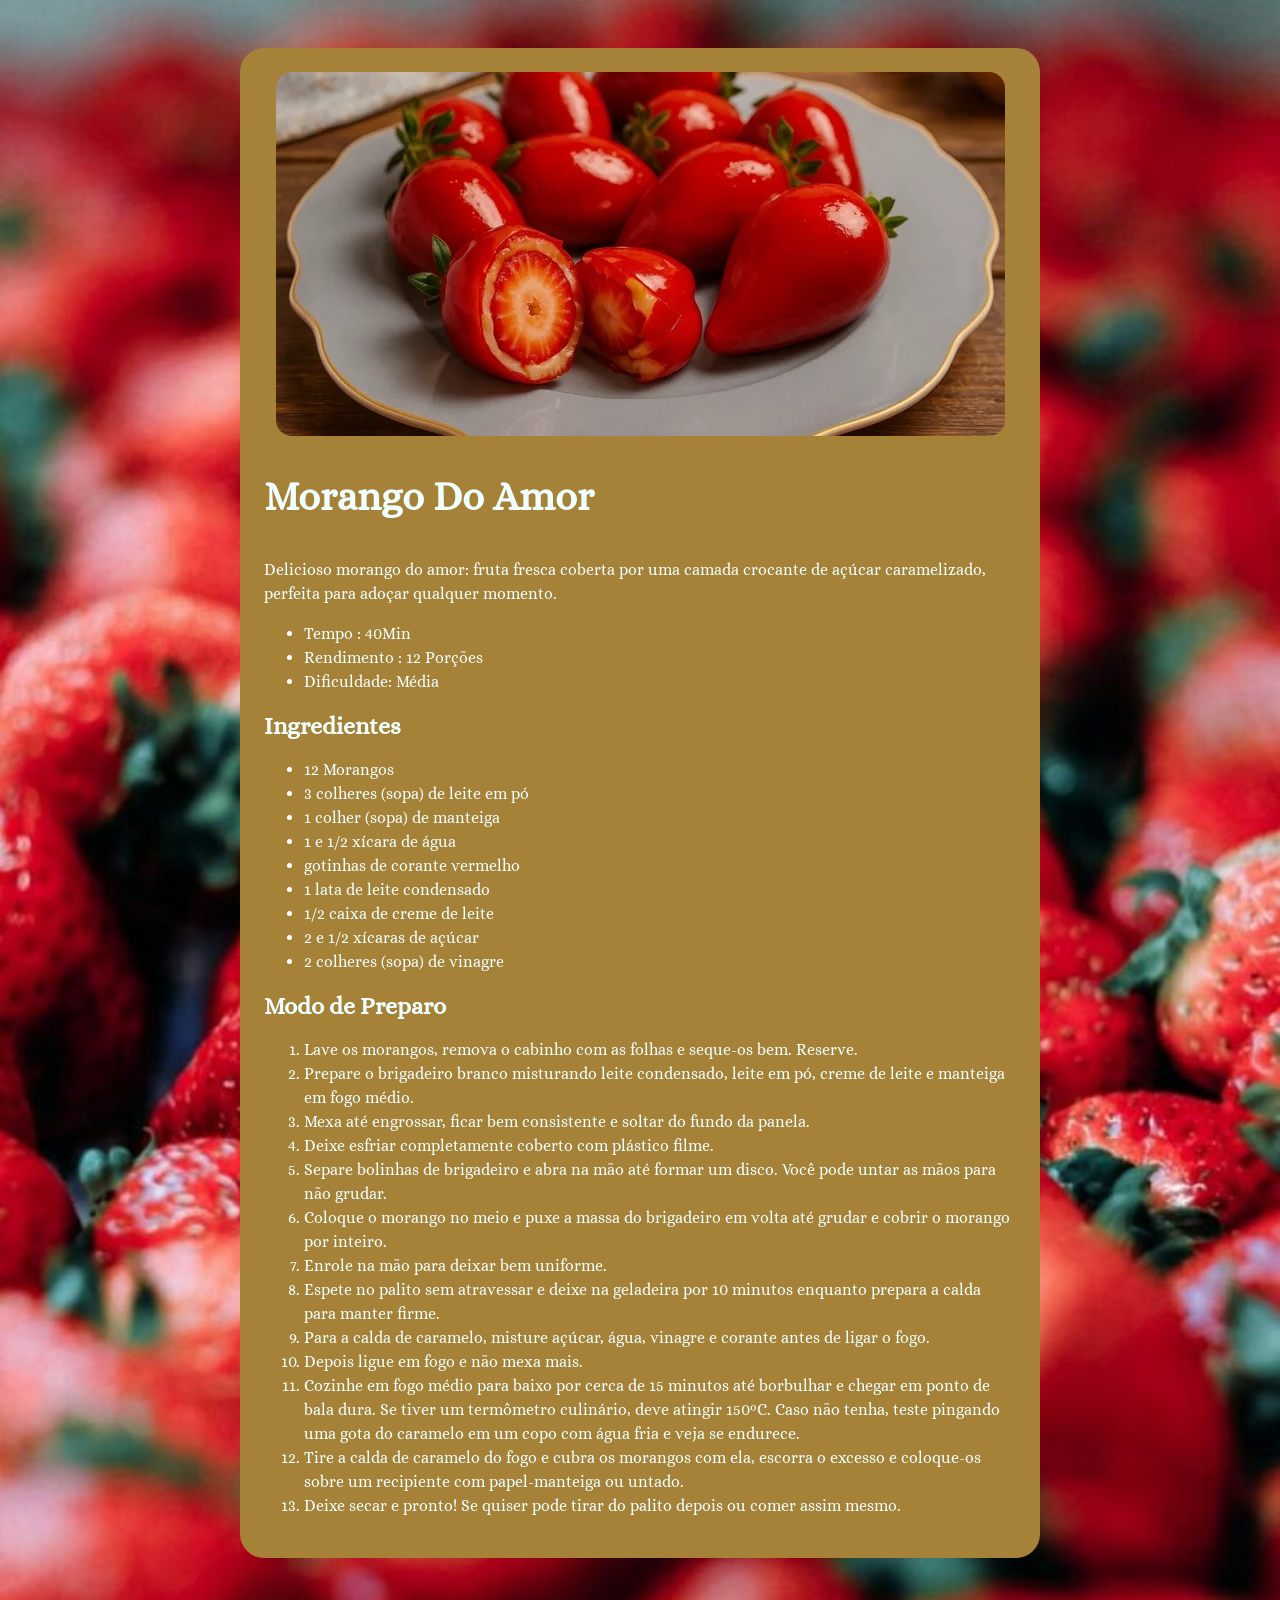
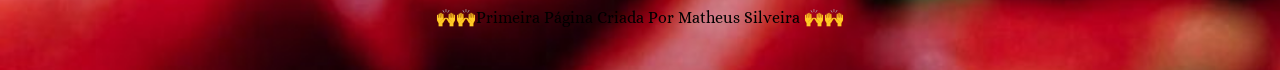
<file: PaginaReceita/index.html>
<!DOCTYPE html>
<html lang="pt-br">
<head>
  <link rel="preconnect" href="https://fonts.googleapis.com">
  <link rel="preconnect" href="https://fonts.gstatic.com" crossorigin>
  <meta charset="UTF-8">
  <meta name="viewport" content="width=device-width, initial-scale=1.0">
  <title>Página de Receita</title>
  <link rel="stylesheet" href="style.css">
  <link href="https://fonts.googleapis.com/css2?family=Alice&display=swap" rel="stylesheet">
</head>


  
  <body>

    
    
    <main>
      <div id="pag">
        
        <img src="assets/Morango.jpg" alt="Morango-do-Amor"> 
        
    
      </div>
      
      <section id="Sobre">
          
          <h1> <strong>Morango Do Amor </strong> </h1>
          
          <p>Delicioso morango do amor: fruta fresca coberta por uma camada crocante de açúcar caramelizado, perfeita para adoçar qualquer momento.</p>
          
          <ul>
            <li>Tempo : 40Min</li>
            <li>Rendimento : 12 Porções</li>
            <li>Dificuldade: Média</li>
          </ul>
          
        </section>
        
        <section id="Ingredientes">
          
          <h2><strong>Ingredientes</strong></h2>
          
          <ul>
            
            <li>12 Morangos</li>
          <li>3 colheres (sopa) de leite em pó</li>
          <li>1 colher (sopa) de manteiga</li>
          <li>1 e 1/2 xícara de água</li>
          <li>gotinhas de corante vermelho</li>
          <li>1 lata de leite condensado</li>
          <li>1/2 caixa de creme de leite</li>
          <li>2 e 1/2 xícaras de açúcar</li>
          <li>2 colheres (sopa) de vinagre</li>
          
        </ul>
        
      </section>
      
      <section id="Preparo">
        
        
        <h2>Modo de Preparo</h2>
        
        <ol>
          
          <li>Lave os morangos, remova o cabinho com as folhas e seque-os bem. Reserve.</li>
          <li>Prepare o brigadeiro branco misturando leite condensado, leite em pó, creme de leite e manteiga em fogo médio.</li>
          <li>Mexa até engrossar, ficar bem consistente e soltar do fundo da panela. </li>
          <li>Deixe esfriar completamente coberto com plástico filme.</li>
          <li>Separe bolinhas de brigadeiro e abra na mão até formar um disco. Você pode untar as mãos para não grudar.</li>
          <li>Coloque o morango no meio e puxe a massa do brigadeiro em volta até grudar e cobrir o morango por inteiro.</li>
          <li>Enrole na mão para deixar bem uniforme.</li>
          <li>Espete no palito sem atravessar e deixe na geladeira por 10 minutos enquanto prepara a calda para manter firme.</li>
          <li>Para a calda de caramelo, misture açúcar, água, vinagre e corante antes de ligar o fogo. </li>
          <li>Depois ligue em fogo e não mexa mais.</li>
          <li>Cozinhe em fogo médio para baixo por cerca de 15 minutos até borbulhar e chegar em ponto de bala dura. Se tiver um termômetro culinário, deve atingir 150ºC. Caso não tenha, teste pingando uma gota do caramelo em um copo com água fria e veja se endurece.</li>
          <li>Tire a calda de caramelo do fogo e cubra os morangos com ela, escorra o excesso e coloque-os sobre um recipiente com papel-manteiga ou untado.</li>
          <li>Deixe secar e pronto! Se quiser pode tirar do palito depois ou comer assim mesmo.</li>
       
      </ol>
      
    </section>
    
  </main>
  
</body>
<footer>
  🙌🙌Primeira Página Criada Por Matheus Silveira 🙌🙌
</footer>
</html>
</file>
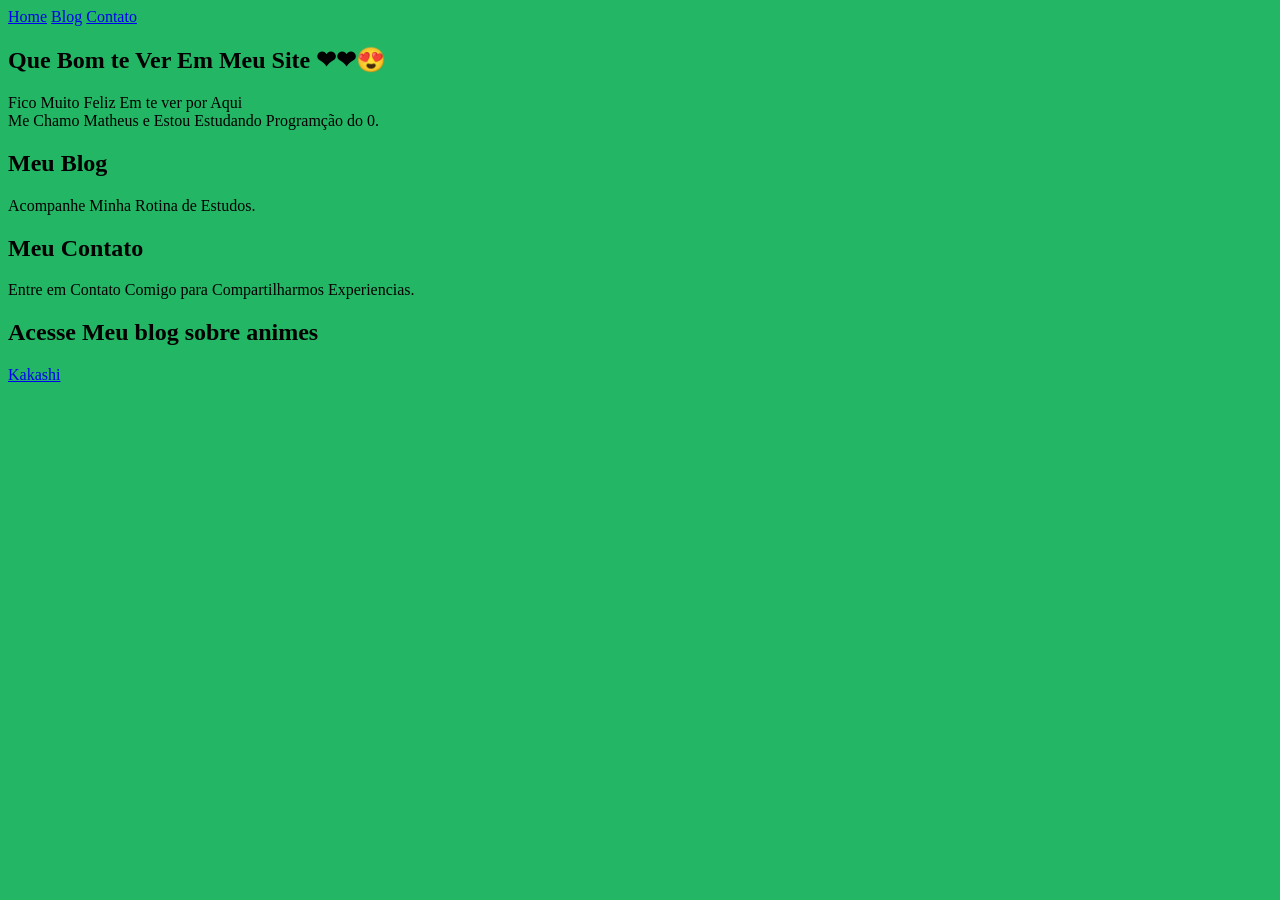
<file: PrimeiroProjeto/index.html>
<!DOCTYPE html>
<html lang="pt-br">
<head>
    <meta charset="UTF-8">
    <meta name="viewport" content="width=device-width, initial-scale=1.0">
    <title>Meu Primeiro Site</title>
    <link rel="stylesheet" href="style.css">
</head>
<body>
    <nav>
        <a href="#Home">Home</a>
        <a href="#Blog">Blog</a>
        <a href="#Contato">Contato</a>
    </nav>
    <main>
        <section id="Home">
            <h1>Que Bom te Ver Em Meu Site ❤❤😍</h1>
            <p>Fico Muito Feliz Em te ver por Aqui <br>
            Me Chamo Matheus e Estou Estudando Programção do 0.</p>
        </section>
        <section id="Blog">
            <h2>Meu Blog</h2>
            <p>Acompanhe Minha Rotina de Estudos.</p>
        </section>
        <section id="Contato">
            <h2>Meu Contato</h2>
            <p>Entre em Contato Comigo para Compartilharmos Experiencias.</p>
        </section>
        <section>
            <h2>Acesse Meu blog sobre animes</h2>
           
            <a href="kakashi.html" target="_blank">Kakashi</a>
            
        </section>
    </main>
</body>
</html>
</file>
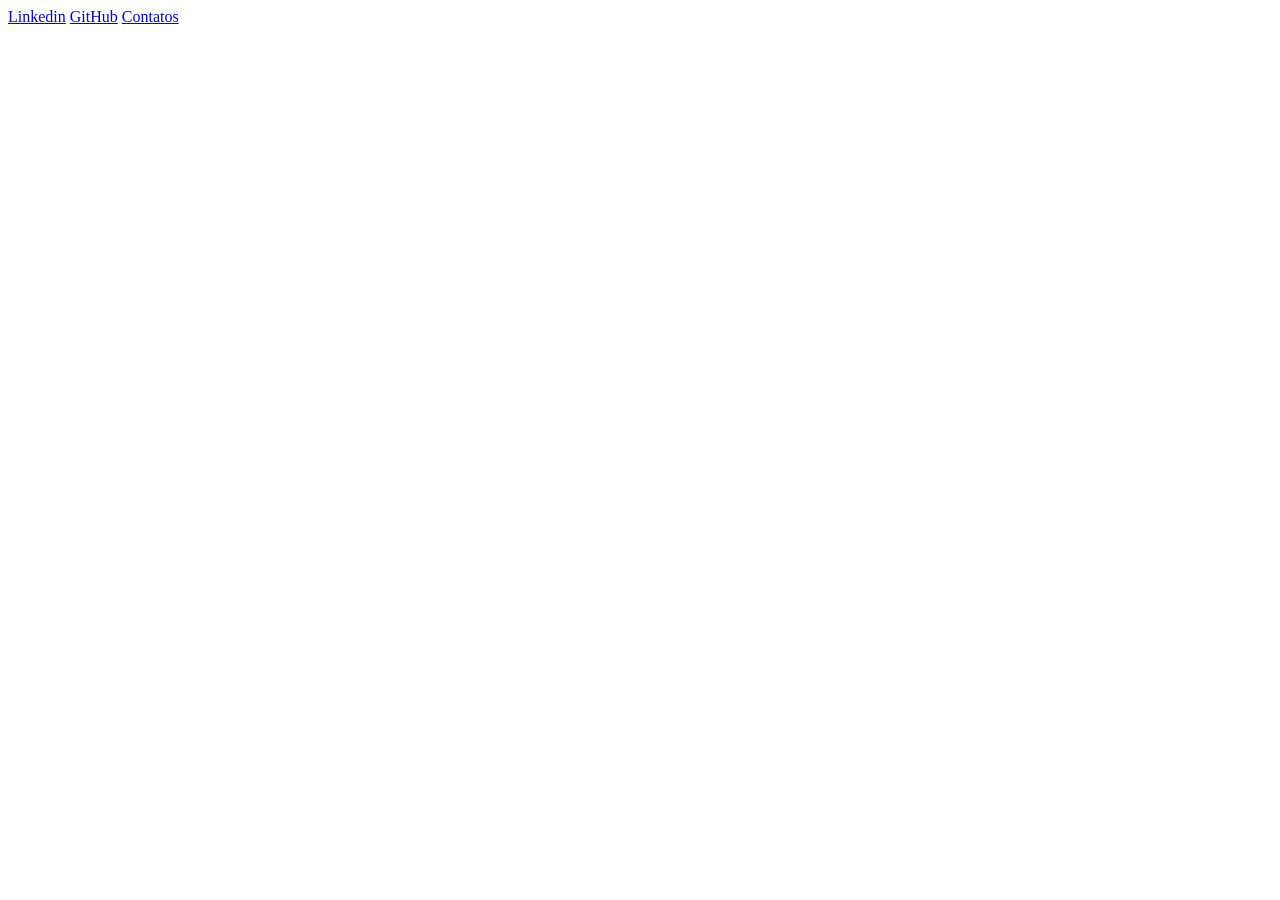
<file: Tentar/index.html>
<!DOCTYPE html>
<html lang="pt-br">
<head>
    <meta charset="UTF-8">
    <meta name="viewport" content="width=device-width, initial-scale=1.0">
    <title>MatheusSilver</title>
</head>
<body>
    <nav>
        <a href="#">Linkedin</a>
        <a href="#">GitHub</a>
        <a href="#">Contatos</a>
    </nav>



</body>
</html>
</file>
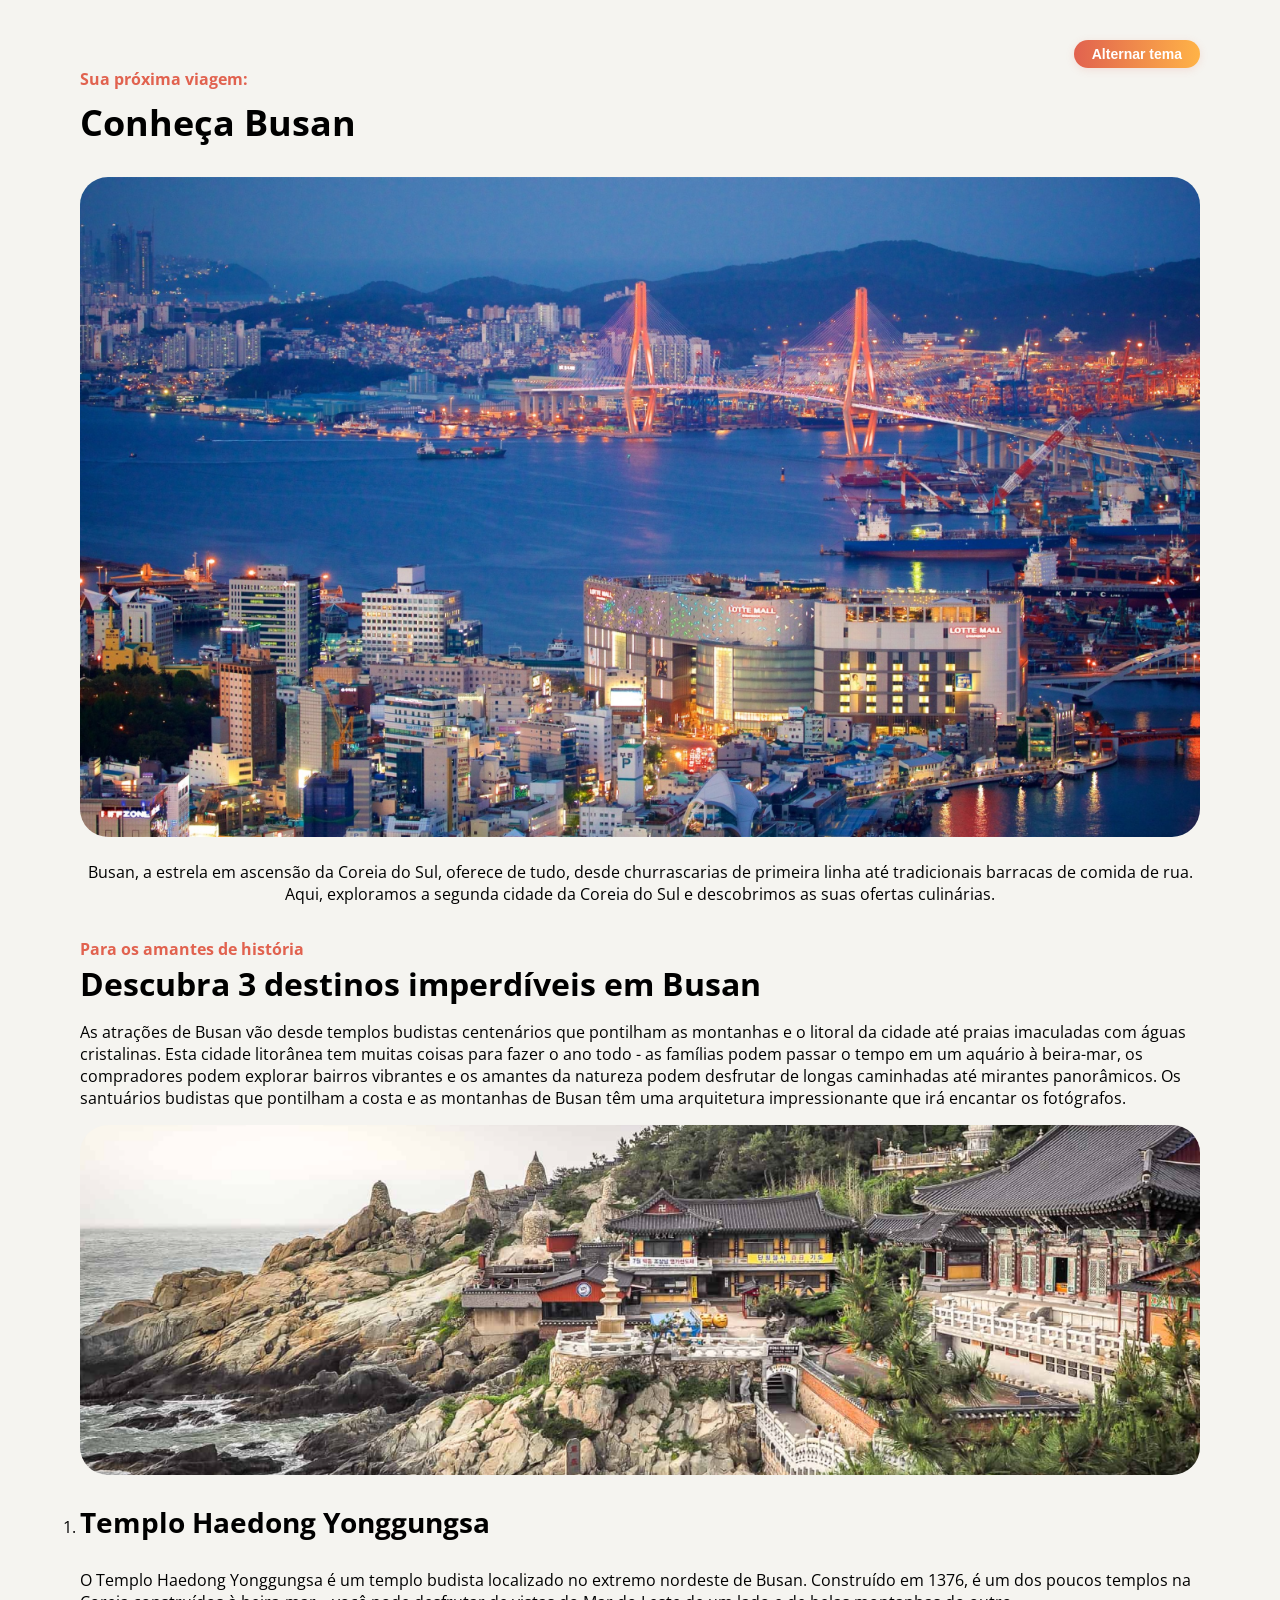
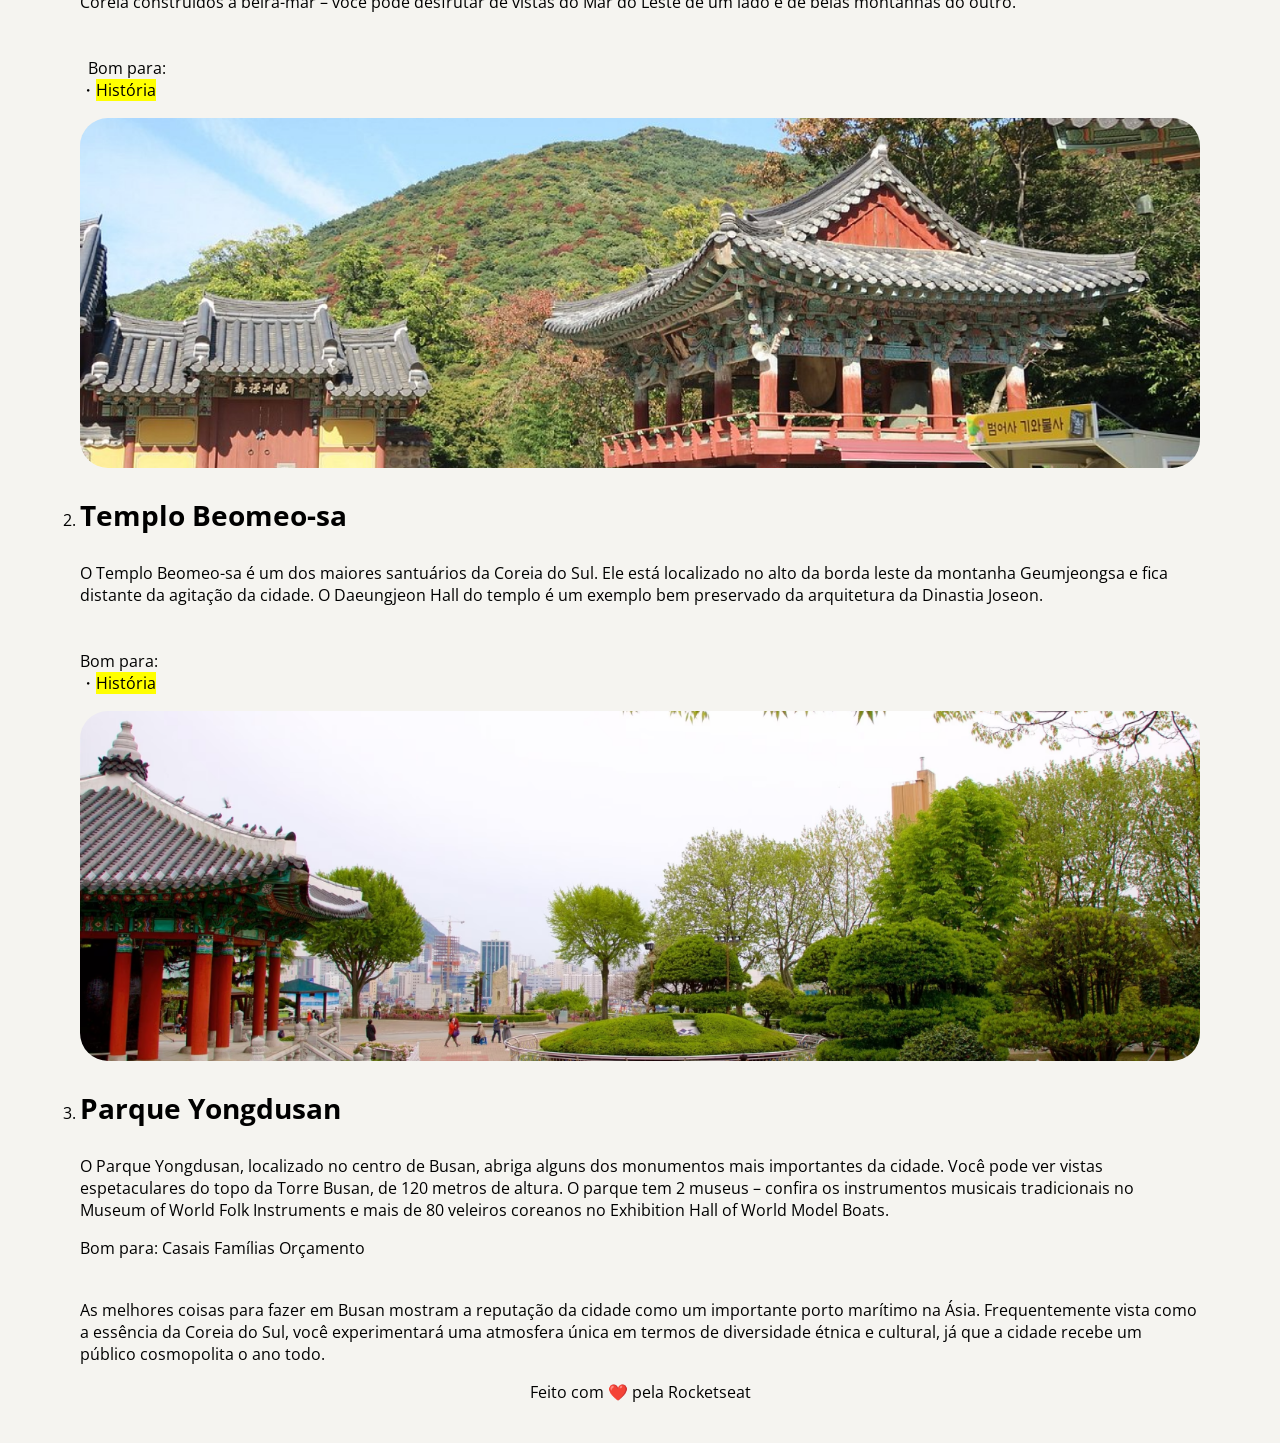
<file: Local Turistico/assets/index.html>
<!DOCTYPE html>
<html lang="pt-br">
<head>
  <link rel="preconnect" href="https://fonts.googleapis.com">
  <link rel="preconnect" href="https://fonts.gstatic.com" crossorigin>
  <meta charset="UTF-8">
  <meta name="viewport" content="width=device-width, initial-scale=1.0">
  <title>Local Turístico </title>
  <link href="https://fonts.googleapis.com/css2?family=Open+Sans:ital,wght@0,300..800;1,300..800&display=swap" rel="stylesheet">
  <link rel="stylesheet" href="style.css">
</head>
<body>

  <header><button id="theme-toggle">Alternar tema</button></header>

  <section id="container">
    <div>
      Sua próxima viagem:
    </div>
    
    <h1>Conheça Busan</h1>

  </section>

  <section id="busan">
  
  <img src="/Local Turistico/assets/Image_01.png" alt="cidade-de-busan">

  <p>Busan, a estrela em ascensão da Coreia do Sul, oferece de tudo, desde churrascarias de primeira linha até tradicionais barracas de comida de rua. Aqui, exploramos a segunda cidade da Coreia do Sul e descobrimos as suas ofertas culinárias.</p>

</section>

<section id="titlelist">

  <div>Para os amantes de história</div>

  <h2>Descubra 3 destinos imperdíveis em Busan</h2>
  
  
  <p>As atrações de Busan vão desde templos budistas centenários que pontilham as montanhas e o litoral da cidade até praias imaculadas com águas cristalinas. Esta cidade litorânea tem muitas coisas para fazer o ano todo - as famílias podem passar o tempo em um aquário à beira-mar, os compradores podem explorar bairros vibrantes e os amantes da natureza podem desfrutar de longas caminhadas até mirantes panorâmicos.
    Os santuários budistas que pontilham a costa e as montanhas de Busan têm uma arquitetura impressionante que irá encantar os fotógrafos.</p>
    
  </section>

  <section id="list">
    <ol>

      
    <section id="card1">
    <img src="/Local Turistico/assets/Image_02.png" alt="haedong">
        <li><h3>Templo Haedong Yonggungsa </h3> </li>

    <p>O Templo Haedong Yonggungsa é um templo budista localizado no extremo nordeste de Busan. Construído em 1376, é um dos poucos templos na Coreia construídos à beira-mar – você pode desfrutar de vistas do Mar do Leste de um lado e de belas montanhas do outro.<br> <br> <br> 


    Bom para: <br>
    ・<mark>História </mark> </p>
        
      </section>
      
      <section id="card2">
      <img src="/Local Turistico/assets/Image_03.png" alt="Beome-sa">
      
      <li><h3>Templo Beomeo-sa</h3></li>
      
      <p>O Templo Beomeo-sa é um dos maiores santuários da Coreia do Sul. Ele está localizado no alto da borda leste da montanha Geumjeongsa e fica distante da agitação da cidade. O Daeungjeon Hall do templo é um exemplo bem preservado da arquitetura da Dinastia Joseon.<br> <br> <br>

      Bom para: <br>
      ・<mark>História</mark></p>
       </section>
   
       <section id="card3">
        <img src="/Local Turistico/assets/Image_04.png" alt="Yonggungsan">
        <li><h3>Parque Yongdusan</h3></li>
        <p>O Parque Yongdusan, localizado no centro de Busan, abriga alguns dos monumentos mais importantes da cidade. Você pode ver vistas espetaculares do topo da Torre Busan, de 120 metros de altura. O parque tem 2 museus – confira os instrumentos musicais tradicionais no Museum of World Folk Instruments e mais de 80 veleiros coreanos no Exhibition Hall of World Model Boats.</p>
      </ol>

        

          Bom para: 
          Casais
          Famílias
          Orçamento
        


       </section>
      <section id="description">
        <p>As melhores coisas para fazer em Busan mostram a reputação da cidade como um importante porto marítimo na Ásia. Frequentemente vista como a essência da Coreia do Sul, você experimentará uma atmosfera única em termos de diversidade étnica e cultural, já que a cidade recebe um público cosmopolita o ano todo. </p>
      </section>
    
   

    </section>
     <footer>Feito com <span>❤️</span>
pela Rocketseat</footer>
    
</body>
  <script src="../js/theme.js"></script>

</html>
</file>
<file: PaginaReceita/style.css>
:root {font-family: "Alice", serif;
line-height: 150%;
}
 main {
  
  box-sizing: border-box;
  width: 800px;
  padding: 24px;
  border-radius: 24px;
  margin: 48px auto;
  color: azure;
  background-color: rgb(165, 130, 55);
  

}
body {

  background-image: url(assets/morangoretrato.jpg);
  background-size: cover;
  

}
img {border-radius: 16px;
  display: block;
  margin: 0 auto;}

h1 {line-height: 140%;
font-size: 40px;}

h2 {font-size: 24px;}

footer {text-align: center;
margin-bottom: 40px;}
</file>
<file: PrimeiroProjeto/style.css>
body {
    background-color: rgb(35, 182, 101);
}
</file>
<file: Local Turistico/assets/style.css>
:root {
  font-family: 'Open Sans', sans-serif;
  font-size: 16px;
}

body {
  box-sizing: border-box;
  max-width: 1120px;
  height: 3054;
  background-color: #f5f4f0;
  margin: 40px auto;
  text-align: left;
}

/* Adicione ao final do arquivo */
body.dark {
  background-color: #222;
  color: #f5f4f0;
}
body.dark div,
body.dark h1,
body.dark h2,
body.dark h3 {
  color: #e1624f;
}
body.dark footer {
  background: #333;
  color: #f5f4f0;
}

header {
  width: 100%;
  display: flex;
  justify-content: flex-end;
  align-items: center;
}

header button {
  background: linear-gradient(90deg, #e1624f 0%, #ffb347 100%);
  color: #fff;
  border: none;
  border-radius: 16px;
  padding: 6px 18px;
  font-size: 14px;
  font-weight: bold;
  cursor: pointer;
  box-shadow: 0 2px 8px rgba(225, 98, 79, 0.15);
  transition: transform 0.2s, box-shadow 0.2s;
}

header button:hover {
  transform: scale(1.05);
  box-shadow: 0 4px 16px rgba(225, 98, 79, 0.22);
  background: linear-gradient(90deg, #ffb347 0%, #e1624f 100%);
}

h1 {
  font-size: 36px;
  font-weight: bold;
  margin-top: 8px;
}
h2 {
  font-size: 32px;
  font-weight: bold;
  margin-top: 2px;
  margin-bottom: 8px;
}
h3 {
  font-size: 28px;
  font-weight: bold;
}

div {
  color: #e1624f;
  font-size: 16px;
  font-weight: bold;
}

#busan img {
  height: 660px;
  margin-bottom: 24px;
  object-fit: cover;
}

#busan p {
  text-align: center;
  margin-bottom: 40px;
  height: 37px;
}

img {
  border-radius: 28px;
  width: 100%;
  height: 350px;
  margin: 0 auto;
  display: block;
  object-fit: cover;
}

#description p {
  margin-top: 40px;
}

ol {
  padding: 0;
}

footer {
  display: flex;
  justify-content: center;
  align-items: center;
  gap: 4px;
}
</file>
